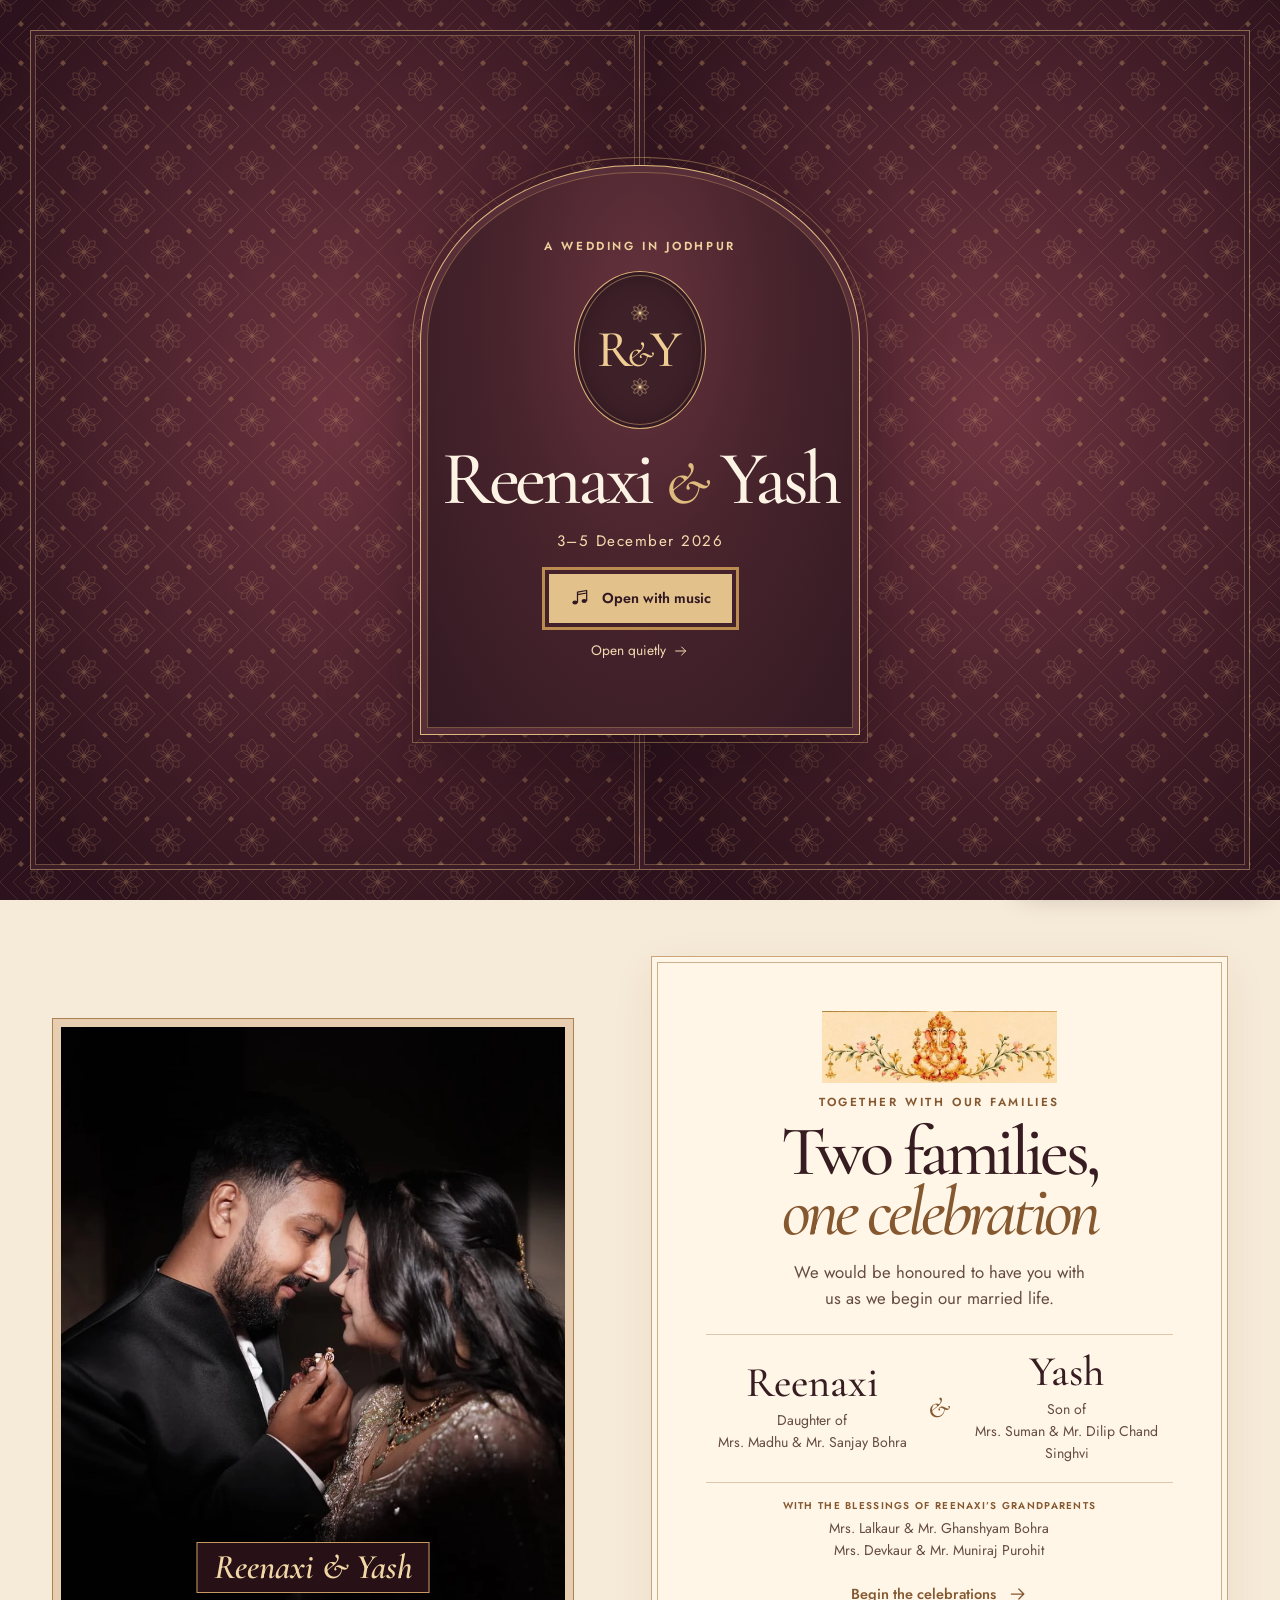
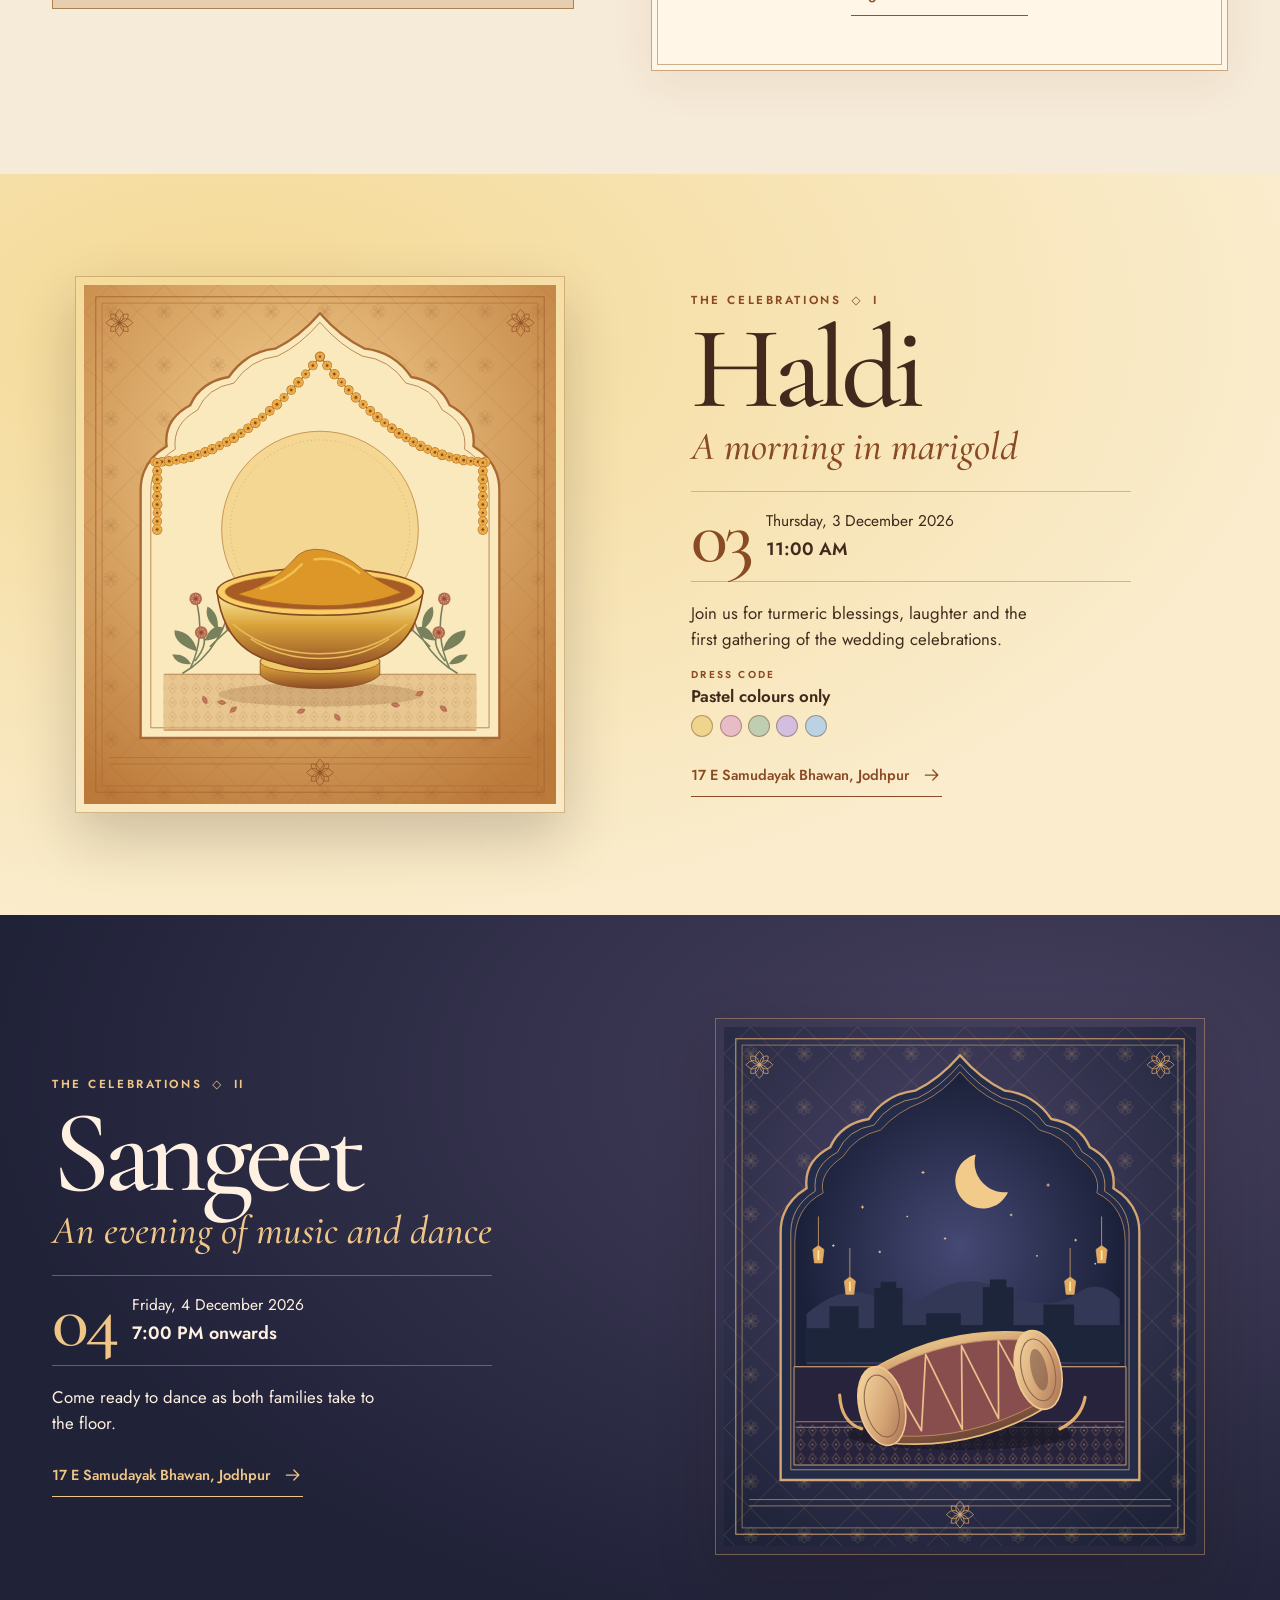
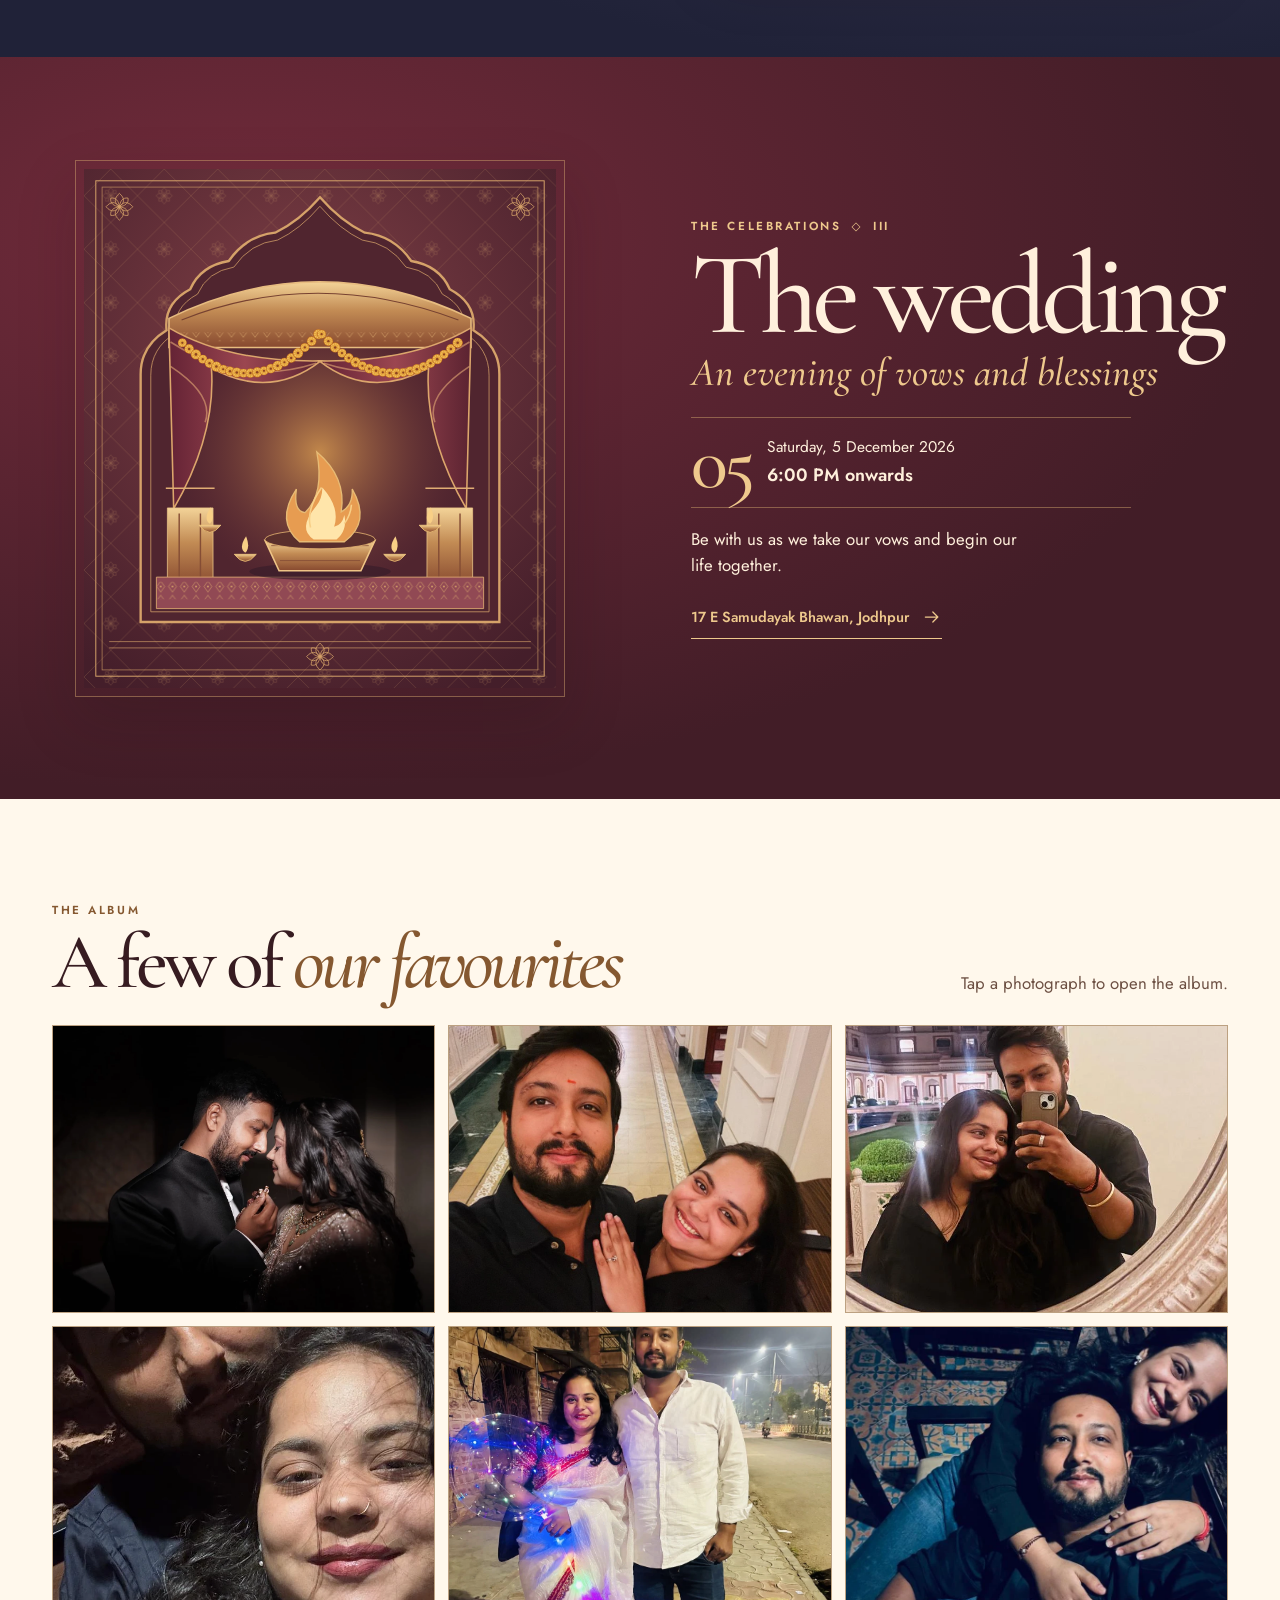
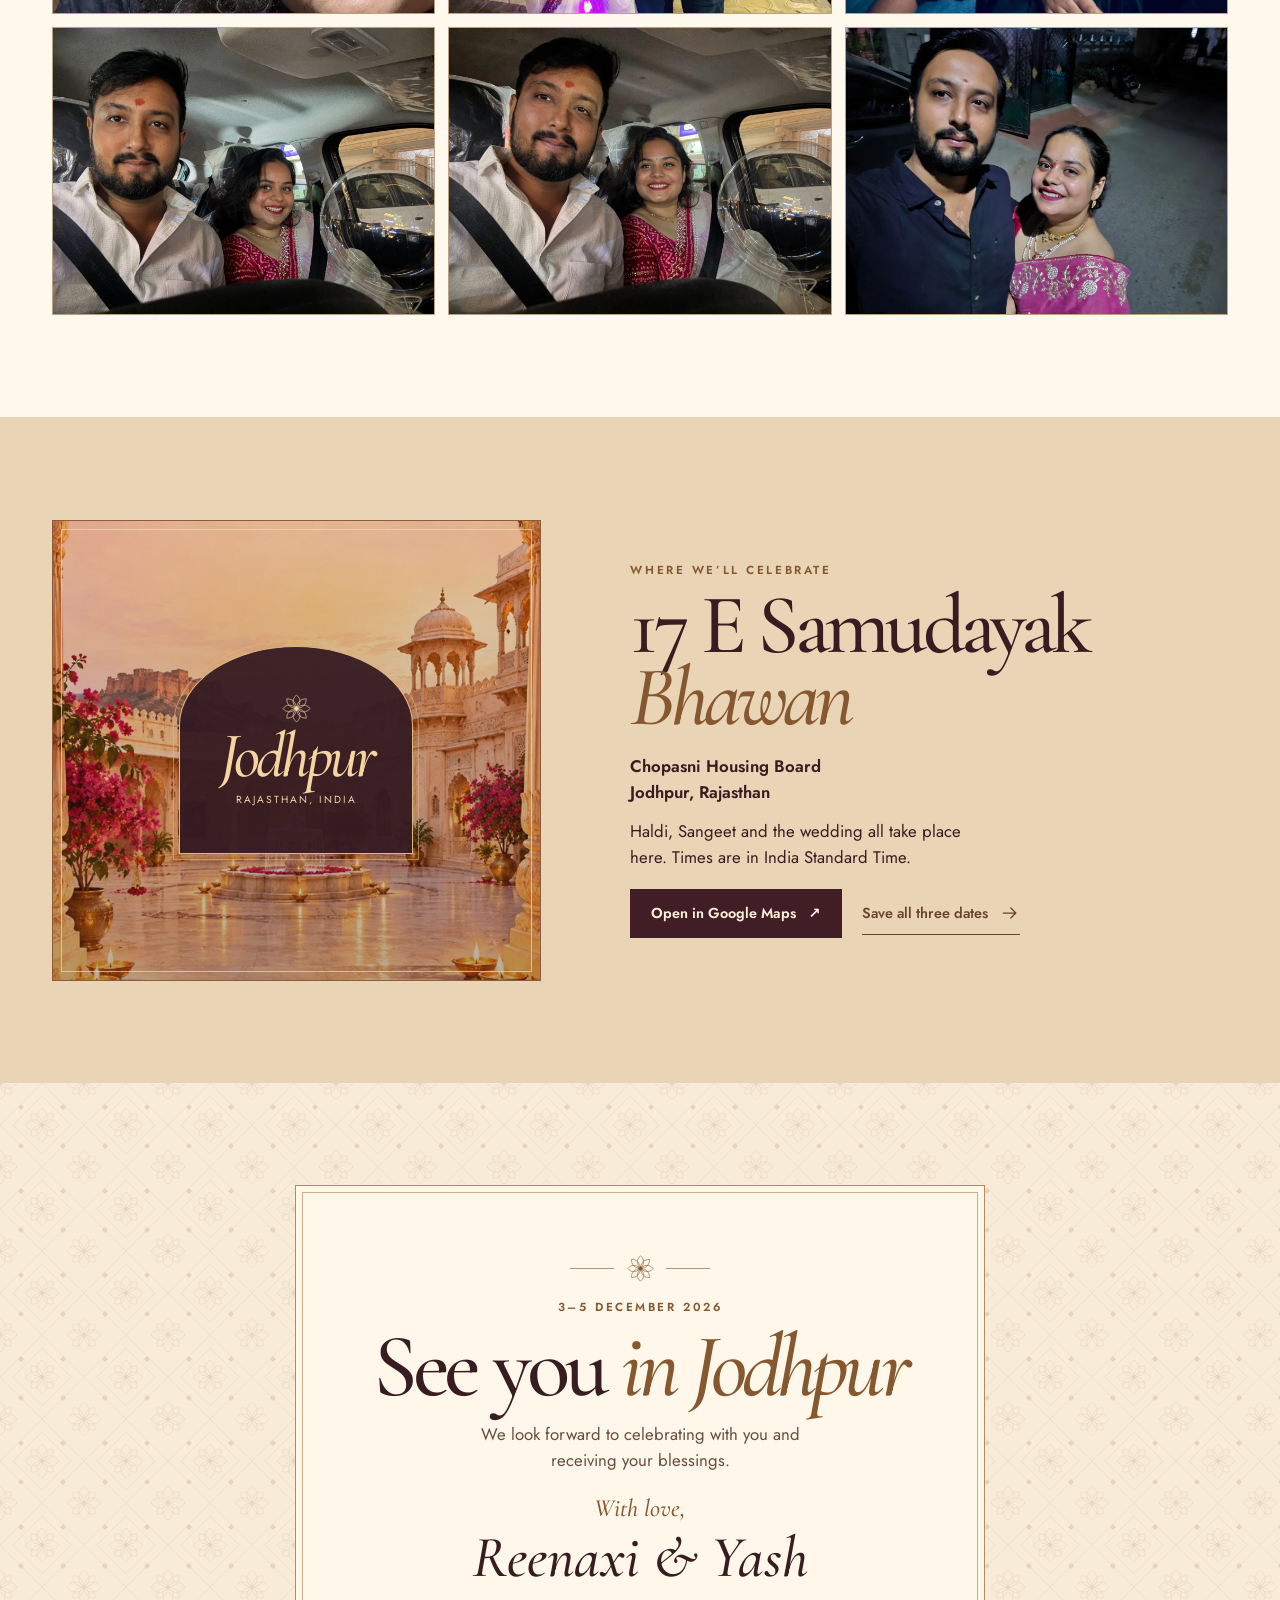
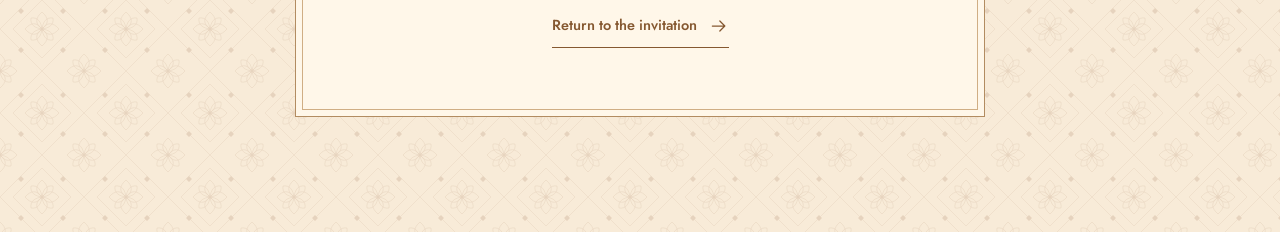
<file: royal-invitation/index.html>
<!doctype html>
<html lang="en">
<head>
  <meta charset="utf-8">
  <meta name="viewport" content="width=device-width, initial-scale=1, viewport-fit=cover">
  <meta name="theme-color" content="#2d141a">
  <meta name="robots" content="noindex, nofollow, noarchive">
  <meta name="description" content="The wedding of Reenaxi and Yash. Join us in Jodhpur for Haldi, Sangeet and the wedding, 3–5 December 2026.">
  <meta property="og:type" content="website">
  <meta property="og:title" content="Reenaxi &amp; Yash | A wedding in Jodhpur">
  <meta property="og:description" content="You’re invited · 3–5 December 2026 · Jodhpur, Rajasthan">
  <meta property="og:image" content="https://quantxaashish.github.io/reenaxi-weds-yash/royal-invitation/assets/share.jpg">
  <meta property="og:image:alt" content="Reenaxi and Yash’s wedding invitation, 3–5 December 2026">
  <link rel="icon" href="assets/seal.svg" type="image/svg+xml">
  <link rel="preload" href="assets/fonts/cormorant.woff2" as="font" type="font/woff2" crossorigin>
  <link rel="stylesheet" href="royal.css">
  <script src="royal.js" defer></script>
  <title>Reenaxi &amp; Yash | A wedding in Jodhpur</title>
</head>
<body>
  <svg class="symbols" xmlns="http://www.w3.org/2000/svg" aria-hidden="true">
    <symbol id="rosette" viewBox="0 0 48 48">
      <g fill="none" stroke="currentColor" stroke-width="1">
        <path d="M24 3c7 6 7 13 0 21-7-8-7-15 0-21Zm21 21c-6 7-13 7-21 0 8-7 15-7 21 0ZM24 45c-7-6-7-13 0-21 7 8 7 15 0 21ZM3 24c6-7 13-7 21 0-8 7-15 7-21 0Z"/>
        <path d="M9 9c9 0 14 5 15 15C14 23 9 18 9 9Zm30 0c0 9-5 14-15 15C25 14 30 9 39 9Zm0 30c-9 0-14-5-15-15 10 1 15 6 15 15ZM9 39c0-9 5-14 15-15-1 10-6 15-15 15Z"/>
        <circle cx="24" cy="24" r="3" fill="currentColor"/>
      </g>
    </symbol>
    <symbol id="arrow" viewBox="0 0 24 24">
      <path d="M4 12h15m-6-6 6 6-6 6" fill="none" stroke="currentColor" stroke-width="1.5" stroke-linecap="round" stroke-linejoin="round"/>
    </symbol>
    <symbol id="note" viewBox="0 0 24 24">
      <path d="M9 17V5l11-2v12M9 8l11-2" fill="none" stroke="currentColor" stroke-width="1.5" stroke-linecap="round" stroke-linejoin="round"/>
      <ellipse cx="6" cy="17.5" rx="3.1" ry="2.4" fill="currentColor"/><ellipse cx="17" cy="15.5" rx="3.1" ry="2.4" fill="currentColor"/>
    </symbol>
  </svg>
  <a class="skip" href="#invitation">Skip to the invitation</a>
  <header class="mast">
    <a class="wordmark" href="#invitation" aria-label="Reenaxi and Yash, invitation">R<span>&amp;</span>Y</a>
    <a class="mast-details" href="#venue"><span class="mast-wide">Jodhpur, Rajasthan <i aria-hidden="true">◇</i> 3–5 December 2026</span><span class="mast-compact">Jodhpur <i aria-hidden="true">◇</i> 3–5 Dec 2026</span></a>
    <button class="music-control" type="button" hidden><svg aria-hidden="true"><use href="#note"/></svg><span>Play music</span></button>
    <span class="sr-only" id="music-status" role="status"></span>
  </header>

  <main>
    <section class="chapter cover" id="invitation" aria-labelledby="cover-title" data-label="The invitation">
      <div class="cover-copy">
        <div class="cover-frame">
          <div class="ornament" aria-hidden="true"><i></i><svg><use href="#rosette"/></svg><i></i></div>
          <p class="eyebrow">With the blessings of Lord Ganesha</p>
          <h1 id="cover-title"><span>Reenaxi</span><span><i>&amp;</i> Yash</span></h1>
          <p class="cover-invite">Together with our families, we invite you to celebrate our wedding.</p>
          <p class="cover-date"><time datetime="2026-12-03">3</time>–<time datetime="2026-12-05">5 December 2026</time><span>Jodhpur, Rajasthan</span></p>
          <a class="button gold" href="#couple">Meet the couple <svg aria-hidden="true"><use href="#arrow"/></svg></a>
        </div>
      </div>
      <div class="cover-art" aria-hidden="true">
        <img src="assets/courtyard.webp" srcset="assets/courtyard-small.webp 600w, assets/courtyard.webp 941w" sizes="(max-width: 760px) 100vw, 55vw" width="941" height="1672" alt="" fetchpriority="high">
        <div class="cover-art-border"></div>
        <p>Jodhpur <i>at golden hour</i></p>
      </div>
    </section>

    <section class="chapter couple" id="couple" aria-labelledby="couple-title" data-label="The couple">
      <div class="shell couple-layout">
        <figure class="couple-portrait">
          <img src="assets/engagement.webp" width="1440" height="959" loading="lazy" alt="Reenaxi and Yash in their engagement portrait">
          <figcaption>Reenaxi &amp; Yash</figcaption>
        </figure>
        <div class="family-letter">
          <img class="ganesha" src="assets/ganesha.webp" width="565" height="173" loading="lazy" alt="Lord Ganesha with a painted floral garland">
          <p class="eyebrow">Together with our families</p>
          <h2 id="couple-title">Two families,<br><em>one celebration</em></h2>
          <p>We would be honoured to have you with us as we begin our married life.</p>
          <div class="parents">
            <div><h3>Reenaxi</h3><p>Daughter of<br>Mrs. Madhu &amp; Mr. Sanjay Bohra</p></div>
            <span aria-hidden="true">&amp;</span>
            <div><h3>Yash</h3><p>Son of<br>Mrs. Suman &amp; Mr. Dilip Chand Singhvi</p></div>
          </div>
          <div class="grandparents">
            <p class="eyebrow">With the blessings of Reenaxi’s grandparents</p>
            <p>Mrs. Lalkaur &amp; Mr. Ghanshyam Bohra<br>Mrs. Devkaur &amp; Mr. Muniraj Purohit</p>
          </div>
          <a class="chapter-link" href="#haldi">Begin the celebrations <svg aria-hidden="true"><use href="#arrow"/></svg></a>
        </div>
      </div>
    </section>

    <section class="chapter ceremony haldi" id="haldi" aria-labelledby="haldi-title" data-label="Haldi">
      <div class="shell ceremony-layout">
        <div class="ceremony-art haldi-art"><img src="assets/haldi.svg" width="600" height="660" loading="lazy" alt=""></div>
        <div class="ceremony-copy">
          <p class="eyebrow">The celebrations <span aria-hidden="true">◇</span> I</p>
          <h2 id="haldi-title">Haldi</h2>
          <p class="ceremony-line">A morning in marigold</p>
          <div class="event-date">
            <span class="date-number" aria-hidden="true">03</span>
            <div><time datetime="2026-12-03">Thursday, 3 December 2026</time><time datetime="2026-12-03T11:00:00+05:30">11:00 AM</time></div>
          </div>
          <p class="event-description">Join us for turmeric blessings, laughter and the first gathering of the wedding celebrations.</p>
          <div class="dress">
            <p class="eyebrow">Dress code</p><p><strong>Pastel colours only</strong></p>
            <div class="palette" aria-label="Pastel inspiration in pale yellow, blush, mint, lilac and powder blue">
              <span style="--swatch:#efd48e"></span><span style="--swatch:#e8bcc6"></span><span style="--swatch:#bfcdb1"></span><span style="--swatch:#d3bedf"></span><span style="--swatch:#bbd2e3"></span>
            </div>
          </div>
          <a class="chapter-link" href="#venue">17 E Samudayak Bhawan, Jodhpur <svg aria-hidden="true"><use href="#arrow"/></svg></a>
        </div>
      </div>
    </section>

    <section class="chapter ceremony sangeet" id="sangeet" aria-labelledby="sangeet-title" data-label="Sangeet">
      <div class="shell ceremony-layout">
        <div class="ceremony-art sangeet-art"><img src="assets/sangeet.svg" width="600" height="660" loading="lazy" alt=""></div>
        <div class="ceremony-copy">
          <p class="eyebrow">The celebrations <span aria-hidden="true">◇</span> II</p>
          <h2 id="sangeet-title">Sangeet</h2>
          <p class="ceremony-line">An evening of music and dance</p>
          <div class="event-date">
            <span class="date-number" aria-hidden="true">04</span>
            <div><time datetime="2026-12-04">Friday, 4 December 2026</time><time datetime="2026-12-04T19:00:00+05:30">7:00 PM onwards</time></div>
          </div>
          <p class="event-description">Come ready to dance as both families take to the floor.</p>
          <a class="chapter-link" href="#venue">17 E Samudayak Bhawan, Jodhpur <svg aria-hidden="true"><use href="#arrow"/></svg></a>
        </div>
      </div>
    </section>

    <section class="chapter ceremony wedding" id="wedding" aria-labelledby="wedding-title" data-label="Wedding">
      <div class="shell ceremony-layout">
        <div class="ceremony-art wedding-art"><img src="assets/wedding.svg" width="600" height="660" loading="lazy" alt=""></div>
        <div class="ceremony-copy">
          <p class="eyebrow">The celebrations <span aria-hidden="true">◇</span> III</p>
          <h2 id="wedding-title">The wedding</h2>
          <p class="ceremony-line">An evening of vows and blessings</p>
          <div class="event-date">
            <span class="date-number" aria-hidden="true">05</span>
            <div><time datetime="2026-12-05">Saturday, 5 December 2026</time><time datetime="2026-12-05T18:00:00+05:30">6:00 PM onwards</time></div>
          </div>
          <p class="event-description">Be with us as we take our vows and begin our life together.</p>
          <a class="chapter-link" href="#venue">17 E Samudayak Bhawan, Jodhpur <svg aria-hidden="true"><use href="#arrow"/></svg></a>
        </div>
      </div>
    </section>

    <section class="chapter gallery" id="gallery" aria-labelledby="gallery-title" data-label="The album">
      <div class="shell">
        <div class="gallery-head">
          <div><p class="eyebrow">The album</p><h2 id="gallery-title">A few of <em>our favourites</em></h2></div>
          <p>Tap a photograph to open the album.</p>
        </div>
        <div class="contact-sheet">
          <a class="photo" href="assets/engagement.webp"><img src="assets/engagement.webp" width="1440" height="959" loading="lazy" alt="Reenaxi and Yash touching foreheads during their engagement portrait"></a>
          <a class="photo" href="assets/ring.webp"><img src="assets/ring.webp" width="1280" height="720" loading="lazy" alt="Reenaxi showing her ring in a selfie with Yash"></a>
          <a class="photo" href="assets/mirror.webp"><img src="assets/mirror.webp" width="720" height="1280" loading="lazy" alt="Reenaxi and Yash in an ornate mirror"></a>
          <a class="photo" href="assets/close.webp"><img src="assets/close.webp" width="720" height="1280" loading="lazy" alt="A close-up selfie of Reenaxi and Yash"></a>
          <a class="photo" href="assets/lights.webp"><img src="assets/lights.webp" width="1071" height="1428" loading="lazy" alt="Reenaxi and Yash standing together with a light-up balloon"></a>
          <a class="photo" href="assets/together.webp"><img src="assets/together.webp" width="1080" height="608" loading="lazy" alt="Reenaxi smiling with her arms around Yash"></a>
          <a class="photo" href="assets/balloon.webp"><img src="assets/balloon.webp" width="1440" height="1080" loading="lazy" alt="Reenaxi and Yash with a light-up balloon in the car"></a>
          <a class="photo" href="assets/smiles.webp"><img src="assets/smiles.webp" width="1440" height="1080" loading="lazy" alt="Reenaxi and Yash smiling together in the car"></a>
          <a class="photo" href="assets/evening.webp"><img src="assets/evening.webp" width="1440" height="1080" loading="lazy" alt="Reenaxi wearing pink beside Yash in an evening selfie"></a>
        </div>
      </div>
    </section>

    <section class="chapter venue" id="venue" aria-labelledby="venue-title" data-label="The venue">
      <div class="shell venue-layout">
        <div class="venue-art" aria-hidden="true">
          <div class="city-mark"><svg><use href="#rosette"/></svg><span>Jodhpur</span><small>Rajasthan, India</small></div>
        </div>
        <div class="venue-copy">
          <p class="eyebrow">Where we’ll celebrate</p>
          <h2 id="venue-title">17 E Samudayak<br><em>Bhawan</em></h2>
          <address>Chopasni Housing Board<br>Jodhpur, Rajasthan</address>
          <p>Haldi, Sangeet and the wedding all take place here. Times are in India Standard Time.</p>
          <div class="venue-actions">
            <a class="button gold" href="https://www.google.com/maps/search/?api=1&amp;query=17%20E%20Samudayak%20Bhawan%2C%20Chopasni%20Housing%20Board%2C%20Jodhpur" target="_blank" rel="noopener noreferrer">Open in Google Maps <span aria-hidden="true">↗</span></a>
            <a class="chapter-link" href="celebrations.ics" download>Save all three dates <svg aria-hidden="true"><use href="#arrow"/></svg></a>
          </div>
        </div>
      </div>
    </section>

    <section class="chapter farewell" id="farewell" aria-labelledby="farewell-title" data-label="With love">
      <div class="farewell-frame">
        <div class="ornament" aria-hidden="true"><i></i><svg><use href="#rosette"/></svg><i></i></div>
        <p class="eyebrow">3–5 December 2026</p>
        <h2 id="farewell-title">See you <em>in Jodhpur</em></h2>
        <p>We look forward to celebrating with you and receiving your blessings.</p>
        <p class="signature">With love,<br><span>Reenaxi &amp; Yash</span></p>
        <a class="chapter-link" href="#invitation">Return to the invitation <svg aria-hidden="true"><use href="#arrow"/></svg></a>
      </div>
    </section>
  </main>

  <nav class="chapter-dock" aria-label="Chapter navigation" hidden>
    <button type="button" class="chapter-prev" aria-label="Previous chapter"><svg aria-hidden="true"><use href="#arrow"/></svg></button>
    <button type="button" class="chapter-index" aria-haspopup="dialog"><span class="chapter-number">01 / 08</span><span class="chapter-current">The invitation</span><span class="index-symbol" aria-hidden="true">≡</span></button>
    <button type="button" class="chapter-next" aria-label="Next chapter"><svg aria-hidden="true"><use href="#arrow"/></svg></button>
  </nav>

  <dialog class="gate" aria-labelledby="gate-title">
    <div class="gate-door left" aria-hidden="true"></div><div class="gate-door right" aria-hidden="true"></div>
    <div class="gate-content">
      <div class="gate-card">
        <p class="eyebrow">A wedding in Jodhpur</p>
        <div class="gate-seal" aria-hidden="true"><svg><use href="#rosette"/></svg><span>R<i>&amp;</i>Y</span><svg><use href="#rosette"/></svg></div>
        <h2 id="gate-title">Reenaxi <i>&amp;</i> Yash</h2>
        <p class="gate-date">3–5 December 2026</p>
        <button class="button gold enter" type="button"><svg aria-hidden="true"><use href="#note"/></svg> Open with music</button>
        <button class="quiet" type="button">Open quietly <svg aria-hidden="true"><use href="#arrow"/></svg></button>
      </div>
    </div>
  </dialog>

  <dialog class="chapter-menu" aria-labelledby="menu-title">
    <button class="close-menu icon-button" type="button" aria-label="Close chapter list">×</button>
    <p class="eyebrow">Reenaxi &amp; Yash</p>
    <h2 id="menu-title">The invitation</h2>
    <ol>
      <li><a href="#invitation">The invitation</a></li><li><a href="#couple">The couple</a></li>
      <li><a href="#haldi">Haldi</a></li><li><a href="#sangeet">Sangeet</a></li>
      <li><a href="#wedding">Wedding</a></li><li><a href="#gallery">The album</a></li>
      <li><a href="#venue">The venue</a></li><li><a href="#farewell">With love</a></li>
    </ol>
  </dialog>

  <dialog class="lightbox" aria-label="Reenaxi and Yash’s photo album">
    <button class="close-photo icon-button" type="button" aria-label="Close photo album">×</button>
    <button class="photo-prev icon-button" type="button" aria-label="Previous photo"><svg aria-hidden="true"><use href="#arrow"/></svg></button>
    <img alt="">
    <button class="photo-next icon-button" type="button" aria-label="Next photo"><svg aria-hidden="true"><use href="#arrow"/></svg></button>
    <p class="photo-position" aria-live="polite"></p>
  </dialog>
  <audio id="score" src="assets/jodhpur-serenade.wav" preload="none" loop></audio>
</body>
</html>
</file>
<file: royal-invitation/royal.css>
@font-face { font-family: Cormorant; src: url("assets/fonts/cormorant.woff2") format("woff2"); font-weight: 400 700; font-display: swap; }
@font-face { font-family: Cormorant; src: url("assets/fonts/cormorant-italic.woff2") format("woff2"); font-style: italic; font-weight: 400 700; font-display: swap; }
@font-face { font-family: Jost; src: url("assets/fonts/jost.woff2") format("woff2"); font-weight: 400 600; font-display: swap; }

:root {
  --wine: #411d26;
  --deep: #271117;
  --ink: #371c21;
  --cream: #fcf3e4;
  --paper: #fff8ec;
  --gold: #dfbc7e;
  --bronze: #855830;
  --line: #ad825767;
  --serif: Cormorant, Baskerville, "Palatino Linotype", Georgia, serif;
  --sans: Jost, system-ui, sans-serif;
  --mast: 64px;
}
*, *::before, *::after { box-sizing: border-box; }
html { scroll-behavior: smooth; scroll-padding-top: var(--mast); }
body { margin: 0; background: var(--cream); color: var(--ink); font: 400 1.05rem/1.56 var(--sans); }
body:has(dialog[open]) { overflow: hidden; }
[hidden] { display: none !important; }
img { display: block; width: 100%; max-width: 100%; height: auto; }
h1, h2, h3, p, figure { margin: 0; }
h1, h2, h3 { font-family: var(--serif); font-weight: 500; }
h2 { font-size: clamp(3.3rem, 7.1vw, 7rem); line-height: .86; letter-spacing: -.055em; }
h2 em { color: var(--bronze); font-weight: 500; }
a { color: inherit; }
button { color: inherit; font: inherit; cursor: pointer; }
button, a { -webkit-tap-highlight-color: transparent; }
a:focus-visible, button:focus-visible { outline: 3px solid #bc8b50; outline-offset: 4px; }
.symbols, .sr-only { position: absolute; width: 1px; height: 1px; overflow: hidden; clip-path: inset(50%); }
.skip { position: fixed; top: .6rem; left: 1rem; z-index: 8; padding: .6rem 1rem; background: var(--paper); transform: translateY(-200%); }
.skip:focus { transform: none; }
.shell { width: min(1210px, 100% - 104px); margin-inline: auto; }
.eyebrow { font: 600 .73rem/1.45 var(--sans); letter-spacing: .22em; text-transform: uppercase; }
.eyebrow span { margin-inline: .3em; }
.chapter { isolation: isolate; position: relative; }
.ornament { display: flex; align-items: center; justify-content: center; gap: .7rem; color: var(--gold); }
.ornament svg { width: 29px; height: 29px; }
.ornament i { width: 44px; height: 1px; background: currentColor; opacity: .6; }
.button, .chapter-link {
  display: inline-flex; justify-content: center; align-items: center; gap: .75rem;
  width: fit-content; max-width: 100%; text-decoration: none;
}
.button { min-height: 49px; padding: .72rem 1.25rem; font-size: .9rem; font-weight: 600; border: 1px solid transparent; }
.gold { background: #e2c18b; color: #301822; border-color: #e2c18b; }
.gold:hover { background: #f4d8a6; border-color: #f4d8a6; }
.button svg, .chapter-link svg { width: 20px; height: 20px; flex: 0 0 auto; }
.chapter-link { min-height: 43px; border-bottom: 1px solid currentColor; font-size: .91rem; font-weight: 550; }
.chapter-link:hover svg, .button:hover svg { transform: translateX(3px); }
.chapter-link svg, .button svg { transition: transform .2s; }

.mast {
  position: sticky; top: 0; z-index: 3; min-height: var(--mast); padding-inline: max(24px, calc((100vw - 1210px) / 2));
  display: grid; grid-template-columns: 1fr auto 1fr; gap: 12px; align-items: center;
  color: var(--cream); background: var(--deep); border-bottom: 1px solid #cfa46c55;
}
.wordmark { width: fit-content; text-decoration: none; font: 600 1.86rem/1 var(--serif); color: #f3dfbc; }
.wordmark span { font-style: italic; font-size: .64em; color: var(--gold); margin-inline: .05em; }
.mast-details { font-size: .73rem; text-transform: uppercase; letter-spacing: .16em; color: #e9ceaa; text-decoration: none; }
.mast-details i { color: var(--gold); margin-inline: .6em; font-style: normal; }
.mast-compact { display: none; }
.music-control {
  justify-self: end; min-height: 40px; display: flex; align-items: center; gap: .45rem;
  border: 1px solid #dabb835d; border-radius: 30px; background: #3c1f27; padding: .3rem .7rem;
  color: #fff0d9; font-size: .78rem; white-space: nowrap;
}
.music-control svg { width: 15px; height: 15px; color: var(--gold); }
.music-control:hover { background: #552e39; }

.cover {
  display: grid; grid-template-columns: .96fr 1.04fr; min-height: min(790px, calc(100svh - var(--mast)));
  background: radial-gradient(ellipse at 15% 24%, #65353b, var(--wine) 51%, var(--deep)); color: var(--cream);
}
.cover-copy {
  position: relative; display: grid; place-items: center;
  padding: clamp(26px, 5vw, 80px); background: url("assets/lattice.svg") repeat;
}
.cover-frame {
  position: relative; width: min(100%, 520px); padding: 31px 22px 34px; text-align: center;
  border: 1px solid #dcb67b95; outline: 1px solid #dcb67b55; outline-offset: 5px;
  background: radial-gradient(ellipse at 50% 20%, #572b34ea, #351921f5);
}
.cover .eyebrow { color: #f1d39c; margin-top: .65rem; }
.cover h1 { font-size: clamp(5rem, 9.6vw, 10.5rem); line-height: .72; letter-spacing: -.072em; margin: 1.2rem 0 1.4rem; }
.cover h1 span { display: block; }
.cover h1 span + span { margin-top: .2em; }
.cover h1 i { color: var(--gold); font-size: .65em; font-weight: 500; }
.cover-invite { margin-inline: auto; max-width: 30ch; color: #f5e4cd; }
.cover-date { margin: 1.2rem 0; color: #f4dca9; font-size: .96rem; letter-spacing: .04em; }
.cover-date span { display: block; text-transform: uppercase; letter-spacing: .23em; font-size: .66rem; margin-top: .2rem; }
.cover-art { overflow: hidden; position: relative; background: #b68156; min-height: 540px; }
.cover-art img { width: 100%; height: 100%; object-fit: cover; object-position: center 59%; position: absolute; inset: 0; }
.cover-art::after { content: ""; position: absolute; inset: 35% 0 0; background: linear-gradient(transparent 50%, #2a1514b0); }
.cover-art-border { position: absolute; z-index: 1; inset: 17px; border: 1px solid #ffedbaaa; pointer-events: none; }
.cover-art p { position: absolute; z-index: 1; left: 0; right: 0; bottom: 70px; text-align: center; color: #fff2d9; font: 600 clamp(1.5rem, 3vw, 2.9rem)/1 var(--serif); text-shadow: 0 2px 6px #2e1715; }
.cover-art p i { font-weight: 500; }

.couple { background: #f6ead8; padding-block: clamp(4rem, 8vw, 8rem); }
.couple-layout { display: grid; grid-template-columns: .95fr 1.05fr; gap: clamp(1.75rem, 6vw, 6rem); align-items: center; }
.couple-portrait { position: relative; padding: 8px; border: 1px solid #ac8151; background: #e8ceb0; }
.couple-portrait img { aspect-ratio: 4 / 4.55; object-fit: cover; object-position: 58% 46%; }
.couple-portrait figcaption {
  position: absolute; left: 50%; bottom: 15px; transform: translateX(-50%); white-space: nowrap;
  padding: .3rem 1rem; background: var(--deep); color: #f2d7a6; border: 1px solid #c79a61;
  font: italic 600 clamp(1.2rem, 2.7vw, 2.3rem)/1.15 var(--serif);
}
.family-letter {
  position: relative; padding: clamp(22px, 4.2vw, 56px); text-align: center;
  background: #fff6e7; border: 1px solid #caa57e; outline: 1px solid #ccb08e; outline-offset: -7px;
  box-shadow: 0 12px 42px #6b3e2111;
}
.family-letter .ganesha { width: min(100%, 235px); margin: 0 auto .7rem; mix-blend-mode: multiply; }
.family-letter .eyebrow, .gallery .eyebrow, .farewell .eyebrow { color: var(--bronze); }
.family-letter h2 { font-size: clamp(2.95rem, 5.5vw, 5.15rem); margin: .65rem 0 1rem; }
.family-letter > p:not(.eyebrow) { max-width: 30ch; margin-inline: auto; color: #654c42; }
.parents {
  display: grid; grid-template-columns: 1fr auto 1fr; align-items: center; gap: .6rem;
  margin-top: 1.4rem; padding-block: 1.05rem; border-block: 1px solid var(--line);
}
.parents h3 { font-size: clamp(1.65rem, 3.5vw, 2.65rem); line-height: 1; }
.parents p, .grandparents p + p { font-size: .88rem; color: #654c42; margin-top: .33rem; }
.parents > span { font: italic 500 1.8rem/1 var(--serif); color: var(--bronze); }
.grandparents { margin-top: 1rem; }
.grandparents .eyebrow { font-size: .62rem; letter-spacing: .13em; }
.family-letter .chapter-link { margin-top: .7rem; color: var(--bronze); }

.ceremony { padding-block: clamp(4rem, 8vw, 7.5rem); color: var(--section-ink); background: var(--section-bg); }
.ceremony-layout { display: grid; grid-template-columns: 1fr 1fr; align-items: center; gap: clamp(2.3rem, 8vw, 8.5rem); }
.ceremony-art {
  position: relative; border: 1px solid var(--section-line); padding: 8px;
  box-shadow: 0 24px 55px #200d1433; width: min(100%, 490px); margin-inline: auto;
}
.ceremony-art img { background: var(--section-bg); height: auto; }
.ceremony-copy { max-width: 530px; }
.ceremony h2 { font-size: clamp(4rem, 9.15vw, 9.25rem); margin: .65rem 0 .4rem; }
.ceremony .eyebrow { color: var(--section-accent); }
.ceremony-line { color: var(--section-accent); font: italic 500 clamp(1.75rem, 3.1vw, 3rem)/1.05 var(--serif); }
.event-date {
  display: flex; align-items: center; gap: 1rem; padding-block: .85rem;
  margin-top: 1.45rem; border-block: 1px solid var(--section-line); width: min(100%, 440px);
}
.date-number { font: 500 clamp(3.4rem, 6vw, 5.8rem)/.8 var(--serif); color: var(--section-accent); letter-spacing: -.055em; }
.event-date time { display: block; font-size: .97rem; }
.event-date time + time { font-size: 1.12rem; font-weight: 600; color: var(--section-ink); margin-top: .16rem; }
.event-description { max-width: 34ch; margin-top: 1.15rem; }
.ceremony .chapter-link { margin-top: 1.1rem; color: var(--section-accent); }
.dress { margin-top: 1rem; }
.dress .eyebrow { font-size: .63rem; }
.dress strong { font-weight: 600; }
.palette { display: flex; gap: .4rem; margin-top: .35rem; }
.palette span { width: 22px; height: 22px; border: 1px solid #6c502b72; border-radius: 50%; background: var(--swatch); }
.haldi { --section-bg: #faeccc; --section-ink: #42291d; --section-accent: #8a4a23; --section-line: #ad7d447c; background-image: radial-gradient(ellipse at 18% 20%, #f4d995, transparent 72%); }
.sangeet { --section-bg: #202238; --section-ink: #fff1e1; --section-accent: #efc687; --section-line: #d2a56e75; background-image: radial-gradient(ellipse at 80% 22%, #46405e, transparent 72%); }
.sangeet .ceremony-art { grid-column: 2; grid-row: 1; }
.sangeet .ceremony-copy { grid-column: 1; grid-row: 1; }
.wedding { --section-bg: #421d27; --section-ink: #fff0dc; --section-accent: #eec98d; --section-line: #d5aa6f75; background-image: radial-gradient(ellipse at 19% 24%, #722b3b, transparent 70%); }

.gallery { padding-block: clamp(4rem, 8vw, 7rem); background: var(--paper); }
.gallery-head { display: flex; justify-content: space-between; align-items: end; flex-wrap: wrap; gap: 1rem; margin-bottom: 1.8rem; }
.gallery-head h2 { margin-top: .65rem; font-size: clamp(3rem, 6.1vw, 6.25rem); }
.gallery-head > p { color: #6d5043; }
.contact-sheet { display: grid; grid-template-columns: repeat(3, minmax(0, 1fr)); gap: clamp(6px, 1vw, 13px); }
.photo { position: relative; display: block; overflow: hidden; background: #ac8b79; border: 1px solid #bca181; }
.photo img { aspect-ratio: 4 / 3; object-fit: cover; transition: transform .35s; }
.photo:hover img { transform: scale(1.035); }
.photo:nth-child(2) img { object-position: 55% 30%; }
.photo:nth-child(3) img { object-position: 50% 60%; }
.photo:nth-child(4) img { object-position: 50% 38%; }
.photo:nth-child(5) img { object-position: 50% 25%; }
.photo:nth-child(n+6) img { object-position: 50% 29%; }

.venue { background: #ead4b6; padding-block: clamp(4rem, 8vw, 7.4rem); }
.venue-layout { display: grid; grid-template-columns: .9fr 1.1fr; gap: clamp(2rem, 7vw, 6rem); align-items: center; }
.venue-art {
  position: relative; display: grid; place-items: center; padding: 24px;
  min-height: clamp(310px, 36vw, 490px); border: 1px solid #8c5d3b;
  background: linear-gradient(#3f251c22, #3f251c5c), url("assets/courtyard-small.webp") center 72% / cover;
}
.venue-art::before { content: ""; position: absolute; inset: 8px; border: 1px solid #f2dab1b0; }
.city-mark {
  position: relative; display: grid; place-items: center; align-content: center;
  width: min(100%, 234px); min-height: 208px; text-align: center; color: #f4d5a2;
  border: 1px solid #dfb87e; outline: 1px solid #dfb87e91; outline-offset: 5px;
  background: #351b22f0; border-radius: 50% 50% 0 0 / 38% 38% 0 0;
}
.city-mark svg { width: 31px; height: 31px; }
.city-mark span { font: italic 500 clamp(3rem, 5vw, 4.9rem)/1 var(--serif); letter-spacing: -.06em; }
.city-mark small { font-size: .64rem; text-transform: uppercase; letter-spacing: .2em; margin-top: .25rem; }
.venue .eyebrow { color: var(--bronze); margin-bottom: .6rem; }
.venue h2 { font-size: clamp(3rem, 6.6vw, 6.5rem); }
.venue address { font-style: normal; font-weight: 600; margin-top: 1.2rem; }
.venue-copy > p:not(.eyebrow) { max-width: 37ch; margin-top: .75rem; }
.venue-actions { display: flex; align-items: center; flex-wrap: wrap; gap: .55rem 1.3rem; margin-top: 1.2rem; }
.venue-actions .gold { background: var(--wine); color: #fff0d9; border-color: var(--wine); }
.venue-actions .gold:hover { background: #6c3340; border-color: #6c3340; }
.venue-actions .chapter-link { color: #69422b; }
.farewell {
  padding: clamp(3.6rem, 8vw, 8rem) 22px max(110px, 9vw); display: grid; place-items: center;
  text-align: center; background: #f8ebd8 url("assets/paper-lattice.svg") repeat;
}
.farewell-frame {
  width: min(100%, 690px); padding: clamp(32px, 6vw, 68px) clamp(14px, 5vw, 48px);
  background: #fff7e9; border: 1px solid #b28c61; outline: 1px solid #d0ae84; outline-offset: -8px;
}
.farewell .ornament { color: var(--bronze); margin-bottom: 1rem; }
.farewell h2 { font-size: clamp(3.25rem, 7vw, 6.3rem); margin: .75rem 0 1rem; }
.farewell h2 + p { max-width: 32ch; margin-inline: auto; color: #674d43; }
.signature { margin-top: 1.25rem; font: italic 500 1.55rem/1.2 var(--serif); color: var(--bronze); }
.signature span { font-size: clamp(2.3rem, 4.8vw, 3.65rem); color: var(--ink); }
.farewell .chapter-link { margin-top: .7rem; color: var(--bronze); }

.chapter-dock {
  position: fixed; z-index: 4; bottom: max(13px, env(safe-area-inset-bottom, 0px)); right: 18px;
  display: grid; grid-template-columns: 42px minmax(150px, auto) 42px; align-items: center;
  color: #fff0d7; background: #2c161fee; border: 1px solid #d0aa71a6; border-radius: 3px;
  box-shadow: 0 6px 28px #210d1a40; backdrop-filter: blur(10px);
}
.chapter-dock button { min-height: 45px; padding: .25rem; border: 0; background: transparent; }
.chapter-dock button:hover { background: #ffffff14; }
.chapter-dock button:disabled { opacity: .34; cursor: default; background: transparent; }
.chapter-dock svg, .icon-button svg { display: block; width: 21px; height: 21px; margin-inline: auto; }
.chapter-prev svg, .photo-prev svg { transform: rotate(180deg); }
.chapter-dock .chapter-index {
  padding-inline: .65rem; border-inline: 1px solid #d0aa7155; display: flex; align-items: center; justify-content: center; gap: .45rem;
  font-size: .78rem; white-space: nowrap;
}
.chapter-number { font-size: .65rem; color: #e3c28d; font-variant-numeric: tabular-nums; }
.index-symbol { color: var(--gold); margin-left: .1rem; font-size: .95rem; }
.chapter-menu, .lightbox {
  max-width: calc(100% - 24px); max-height: calc(100% - 24px); padding: 24px;
  color: var(--cream); background: var(--deep); border: 1px solid #d0aa71; box-shadow: 0 25px 70px #18091077;
}
.chapter-menu::backdrop, .lightbox::backdrop { background: #1c0d16c9; }
.chapter-menu { width: 390px; padding: 30px; }
.chapter-menu .eyebrow { color: var(--gold); }
.chapter-menu h2 { font-size: 3.3rem; margin: .4rem 0 .95rem; }
.chapter-menu ol { margin: 0; padding: 0; list-style: none; counter-reset: menu; }
.chapter-menu li { border-top: 1px solid #d0aa7139; counter-increment: menu; }
.chapter-menu a { display: flex; align-items: center; gap: .75rem; min-height: 39px; text-decoration: none; }
.chapter-menu a::before { content: counter(menu, decimal-leading-zero); font-size: .7rem; color: var(--gold); }
.chapter-menu a:hover, .chapter-menu a[aria-current=true] { color: var(--gold); }
.icon-button { background: #29151dee; border: 1px solid #dfb87e94; border-radius: 50%; width: 43px; height: 43px; padding: 0; }
.icon-button:hover { background: #683545; }
.close-menu, .close-photo { position: absolute; right: 10px; top: 10px; font: 400 1.7rem/1 var(--sans); z-index: 1; }
.lightbox { padding: 10px 44px 35px; overflow: visible; }
.lightbox img { max-width: min(80vw, 1100px); max-height: 79dvh; width: auto; height: auto; object-fit: contain; }
.photo-prev, .photo-next { position: absolute; top: 50%; transform: translateY(-50%); z-index: 1; }
.photo-prev { left: 6px; }
.photo-next { right: 6px; }
.photo-position { font-size: .79rem; position: absolute; text-align: center; bottom: 7px; left: 0; right: 0; }

.gate {
  width: 100%; height: 100%; max-width: none; max-height: none; overflow: hidden; margin: 0; padding: 0; border: 0;
  background: transparent; color: var(--cream); inset: 0;
}
.gate::backdrop { background: #2e171b; transition: background .9s ease; }
.gate-door {
  position: absolute; top: 0; width: calc(50% + 1px); height: 100%; background-color: #471f2a;
  background-image: url("assets/lattice.svg"), radial-gradient(ellipse at 55% 45%, #6e3440, #2c121c 86%);
  transition: transform .95s cubic-bezier(.66, .03, .3, 1);
}
.gate-door::before {
  content: ""; position: absolute; inset: clamp(10px, 3vw, 30px) 0;
  border: 1px solid #c9a57595; box-shadow: inset 0 0 0 4px #3b1c26, inset 0 0 0 5px #d7ad735e;
}
.gate-door.left { left: 0; border-right: 1px solid #d5aa72; }
.gate-door.left::before { left: clamp(10px, 3vw, 30px); }
.gate-door.right { right: 0; }
.gate-door.right::before { right: clamp(10px, 3vw, 30px); }
.gate-content {
  position: relative; width: 100%; height: 100%; display: grid; place-items: center; overflow-y: auto;
  padding: 30px max(22px, env(safe-area-inset-right)) 30px max(22px, env(safe-area-inset-left));
  transition: opacity .45s ease, transform .65s ease;
}
.gate-card {
  width: min(100%, 440px); min-height: min(570px, 80svh); padding: 32px 16px;
  display: flex; flex-direction: column; align-items: center; justify-content: center; text-align: center;
  border: 1px solid #dfb87e; outline: 1px solid #c69e647a; outline-offset: 7px;
  border-radius: 49% 49% 0 0 / 31% 31% 0 0;
  background: radial-gradient(ellipse at 50% 26%, #66333d 0, #49242d 43%, #321922 100%);
  box-shadow: 0 22px 85px #1708107a, inset 0 0 0 6px #582f38, inset 0 0 0 7px #bd915d7b;
}
.gate-card .eyebrow { color: #eed19d; margin: .65rem 0 1rem; }
.gate-seal {
  position: relative; display: grid; justify-items: center; align-content: center; gap: 5px;
  width: 132px; height: 158px; margin-bottom: .5rem; border: 1px solid #d9b078;
  outline: 1px solid #d9b07875; outline-offset: -5px; border-radius: 50%;
  color: #f0cd92; background: #3d2028; box-shadow: inset 0 0 20px #2b141d;
}
.gate-seal span { font: 500 3.25rem/.85 var(--serif); letter-spacing: -.11em; margin-right: .14em; }
.gate-seal span i { font-size: .68em; margin-inline: .04em; }
.gate-seal svg { width: 20px; height: 20px; }
.gate h2 { font-size: clamp(3.2rem, 8.6vw, 4.75rem); line-height: .9; margin: .52rem 0; white-space: nowrap; }
.gate h2 i { color: var(--gold); font-size: .78em; }
.gate-date { font-size: .95rem; color: #f5dcaf; letter-spacing: .1em; margin: .5rem 0 1.25rem; }
.quiet { display: inline-flex; align-items: center; gap: .4rem; margin-top: .42rem; min-height: 43px; color: #f3d9b0; border: 0; background: none; font-size: .86rem; }
.quiet svg { width: 16px; height: 16px; }
.quiet:hover { color: #fff2d9; text-decoration: underline; }
.gate.opening::backdrop { background: transparent; }
.gate.opening .gate-door.left { transform: translateX(-103%); }
.gate.opening .gate-door.right { transform: translateX(103%); }
.gate.opening .gate-content { opacity: 0; transform: translateY(-13px) scale(1.02); pointer-events: none; }

@media (prefers-reduced-motion: no-preference) {
  .chapter.has-reveal .ceremony-copy, .chapter.has-reveal .ceremony-art, .chapter.has-reveal .family-letter,
  .chapter.has-reveal .couple-portrait, .chapter.has-reveal .venue-copy { animation: rise-in .75s cubic-bezier(.2,.7,.3,1) both; }
  .chapter.has-reveal .ceremony-copy, .chapter.has-reveal .family-letter { animation-delay: .1s; }
  @keyframes rise-in { from { opacity: .2; transform: translateY(18px); } to { opacity: 1; transform: translateY(0); } }
}
@media (max-width: 980px) {
  .shell { width: calc(100% - 60px); }
  .cover-copy { padding-inline: 26px; }
  .cover h1 { font-size: clamp(4.5rem, 10vw, 7.8rem); }
  .ceremony-layout { gap: 2.5rem; }
}
@media (max-width: 760px) {
  :root { --mast: 55px; }
  .shell { width: calc(100% - 36px); }
  .mast { padding-inline: 15px; grid-template-columns: auto 1fr auto; gap: 6px; }
  .mast-details { justify-self: center; font-size: .64rem; letter-spacing: .12em; }
  .mast-details i { margin-inline: .19em; }
  .mast-wide { display: none; }
  .mast-compact { display: inline; white-space: nowrap; }
  .music-control { min-height: 38px; font-size: .74rem; padding-inline: .55rem; }
  .cover { grid-template-columns: 1fr; }
  .cover-art { grid-row: 1; min-height: clamp(220px, 39svh, 420px); }
  .cover-art img { object-position: center 62%; }
  .cover-art-border { inset: 8px; }
  .cover-art p { bottom: 17px; }
  .cover-copy { padding: 20px 21px 27px; }
  .cover-frame { padding: 17px 12px 20px; outline-offset: 4px; }
  .cover .ornament svg { width: 23px; height: 23px; }
  .cover .eyebrow { margin-top: .36rem; font-size: .64rem; }
  .cover h1 { font-size: clamp(4.6rem, 17vw, 7.3rem); margin: .65rem 0 .8rem; }
  .cover h1 span + span { margin-top: .12em; }
  .cover-invite { font-size: .94rem; }
  .cover-date { margin-block: .65rem; font-size: .88rem; }
  .couple, .ceremony, .gallery, .venue { padding-block: clamp(2.6rem, 8vw, 4.75rem); }
  .couple-layout, .ceremony-layout, .venue-layout { grid-template-columns: 1fr; gap: 1.7rem; }
  .couple-portrait { max-width: 560px; margin-inline: auto; width: 100%; }
  .couple-portrait img { aspect-ratio: 5 / 4; }
  .family-letter { padding: 1.55rem .9rem; }
  .family-letter .ganesha { width: min(59%, 235px); }
  .parents { gap: .36rem; }
  .parents p { font-size: .78rem; }
  .ceremony-art { width: min(100%, 410px); padding: 6px; }
  .ceremony-copy { max-width: 100%; }
  .sangeet .ceremony-art, .sangeet .ceremony-copy { grid-column: auto; grid-row: auto; }
  .ceremony h2 { font-size: clamp(4.1rem, 15vw, 6.4rem); }
  .event-date { margin-top: 1.15rem; }
  .ceremony .chapter-link { margin-top: .6rem; }
  .gallery-head { margin-bottom: 1rem; gap: .55rem; }
  .contact-sheet { grid-template-columns: repeat(3, minmax(0, 1fr)); }
  .photo img { aspect-ratio: 1 / 1; }
  .venue-art { min-height: 240px; }
  .city-mark { width: min(100%, 184px); min-height: 157px; }
  .chapter-dock { left: 50%; right: auto; transform: translateX(-50%); }
  .lightbox { padding-inline: 6px; }
  .lightbox img { max-width: calc(100vw - 38px); }
}
@media (max-width: 410px) {
  .mast-details { font-size: .57rem; letter-spacing: .08em; }
  .gate h2 { font-size: clamp(2.75rem, 12vw, 3.55rem); }
}
@media (max-height: 630px) {
  .gate-content { padding-block: 19px; }
  .gate-card { min-height: 0; padding-block: 20px 13px; }
  .gate-seal { width: 97px; height: 115px; }
  .gate-seal span { font-size: 2.7rem; }
  .gate-seal svg { width: 15px; height: 15px; }
}
@media (prefers-reduced-motion: reduce) {
  html { scroll-behavior: auto; }
  *, *::before, *::after { transition: none !important; animation: none !important; }
}
</file>
